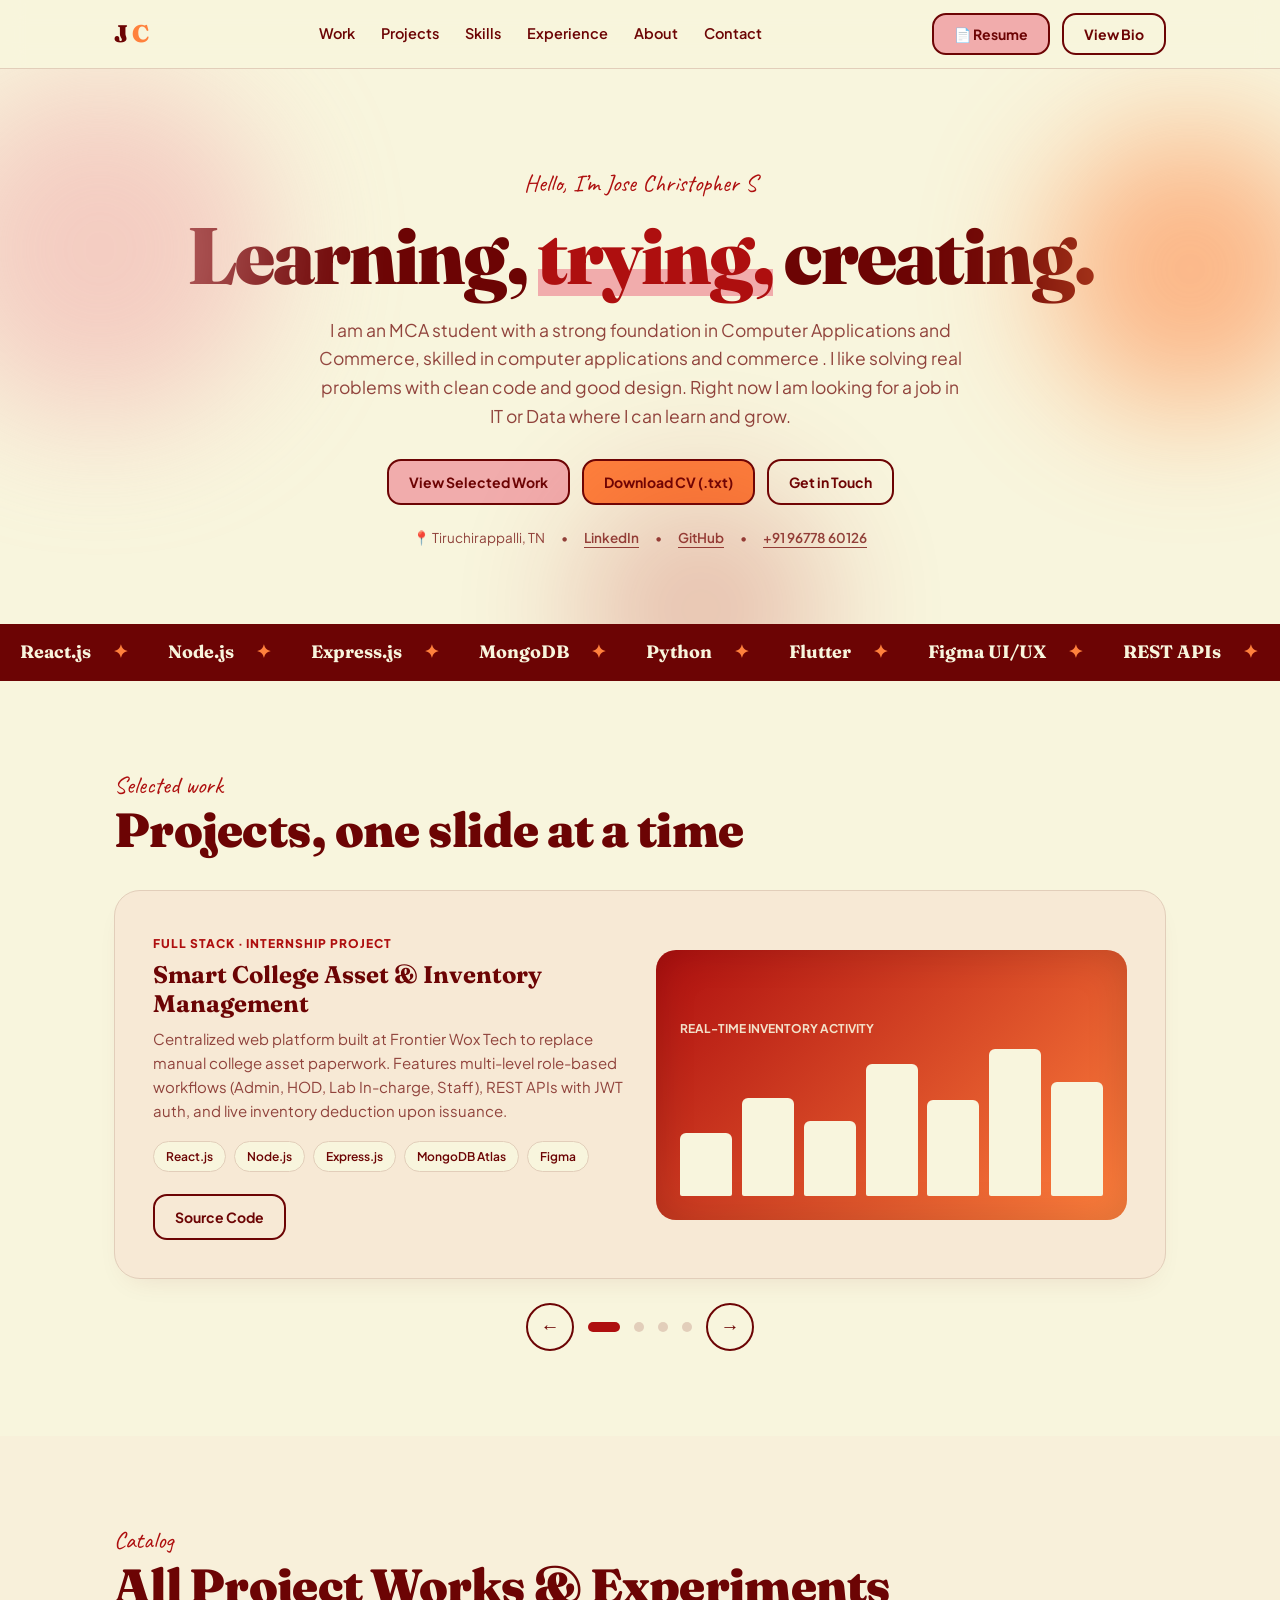
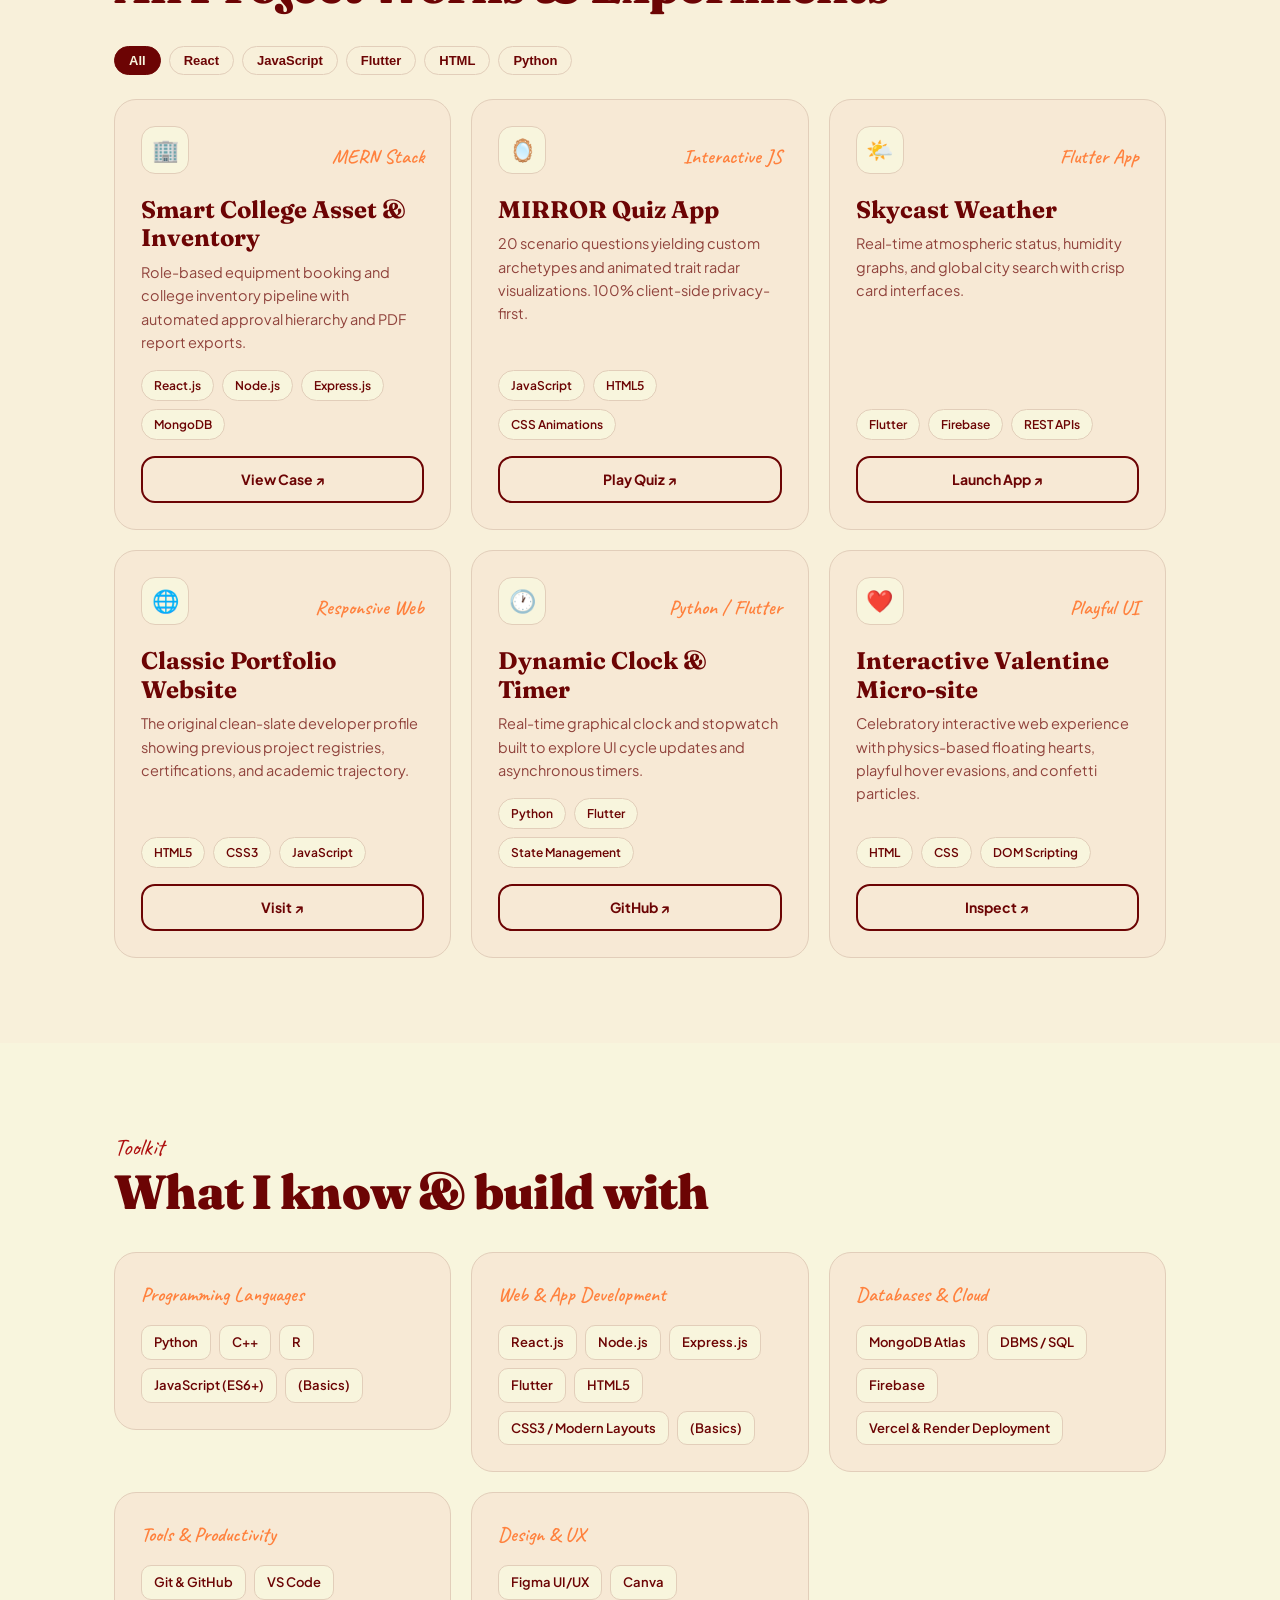
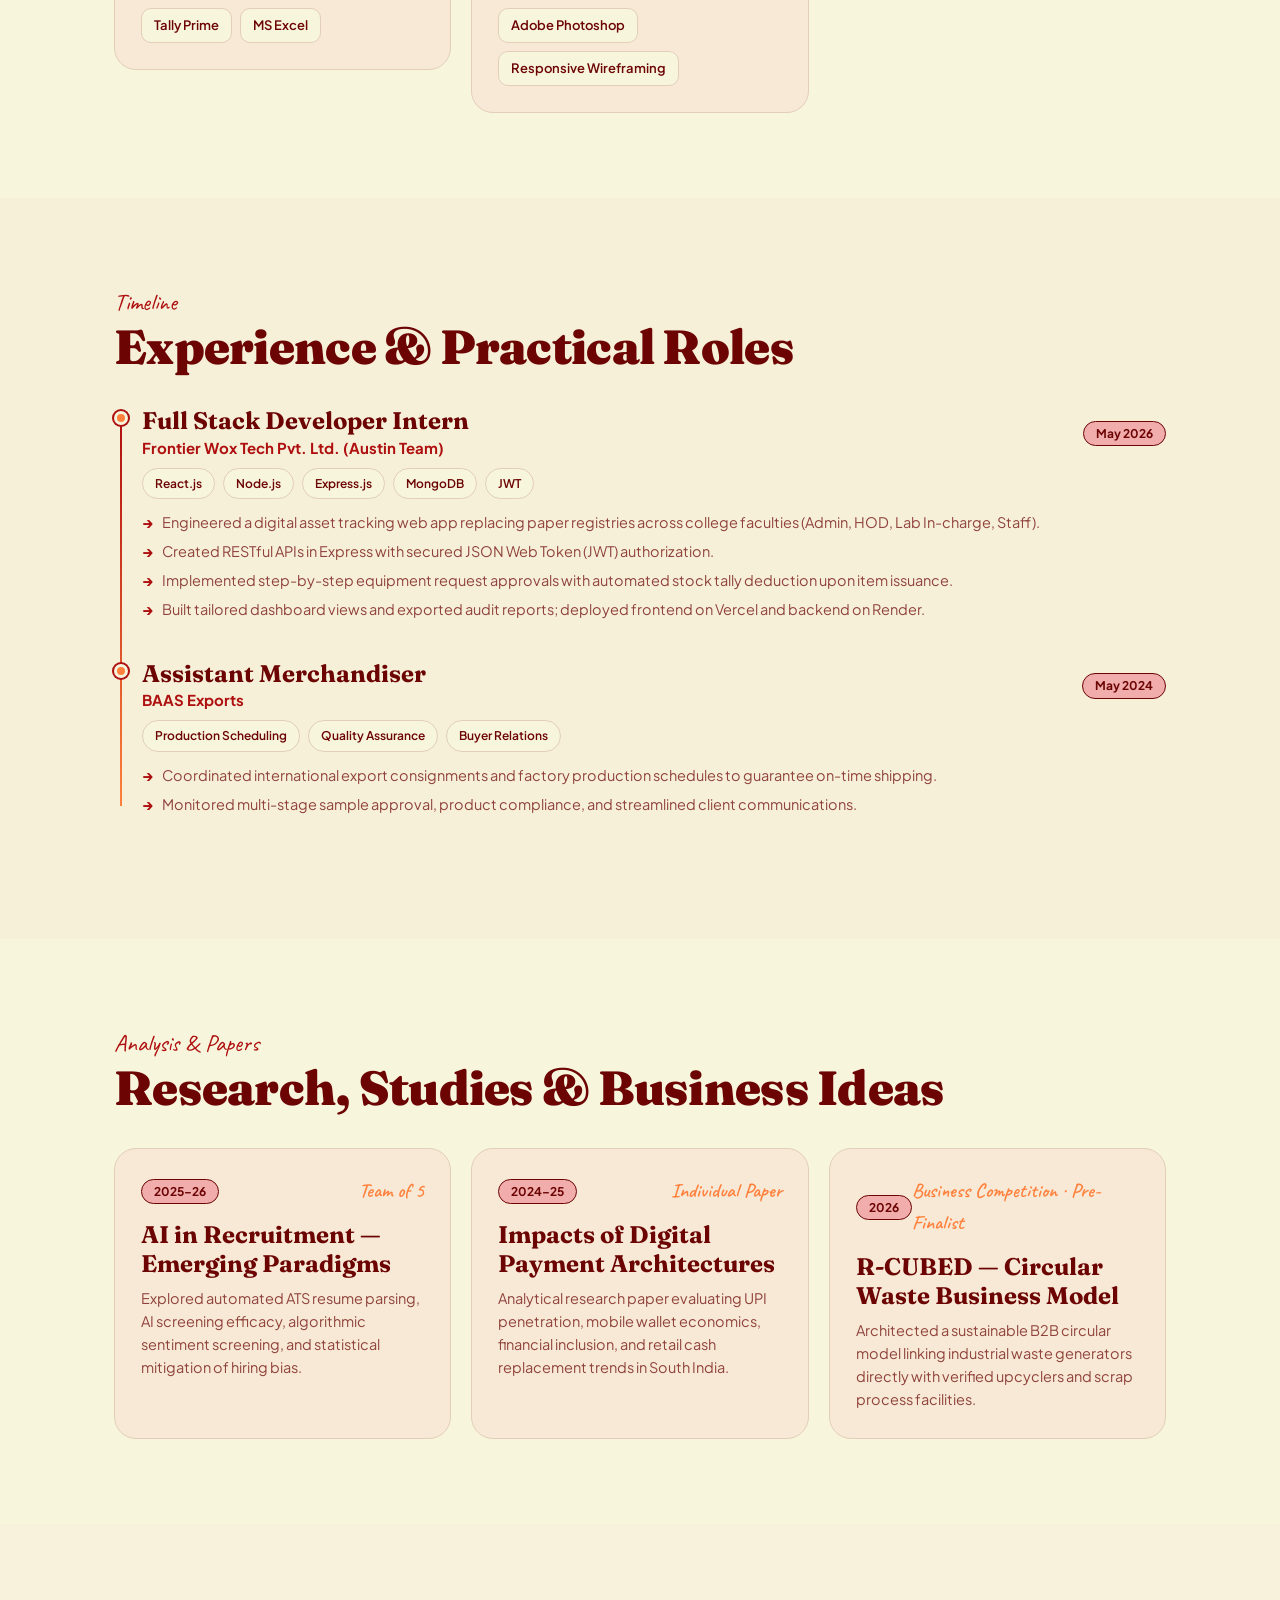
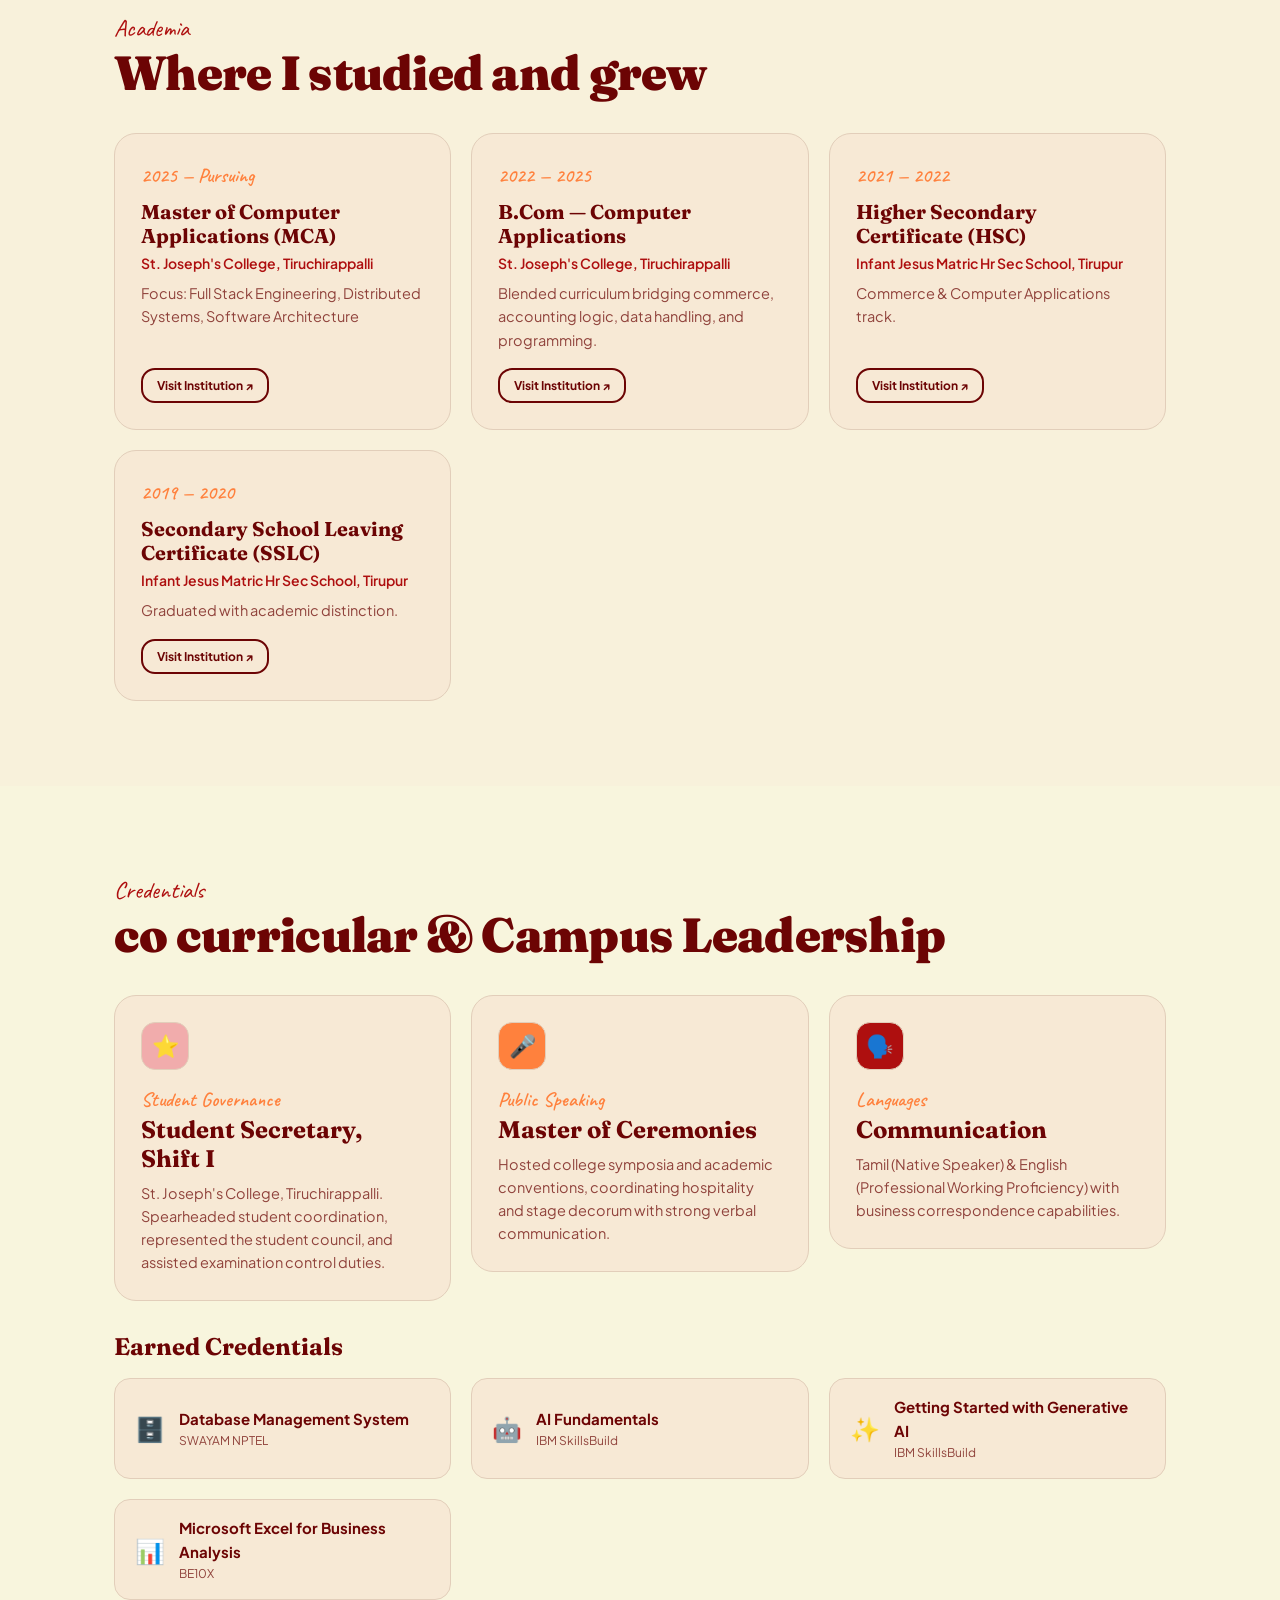
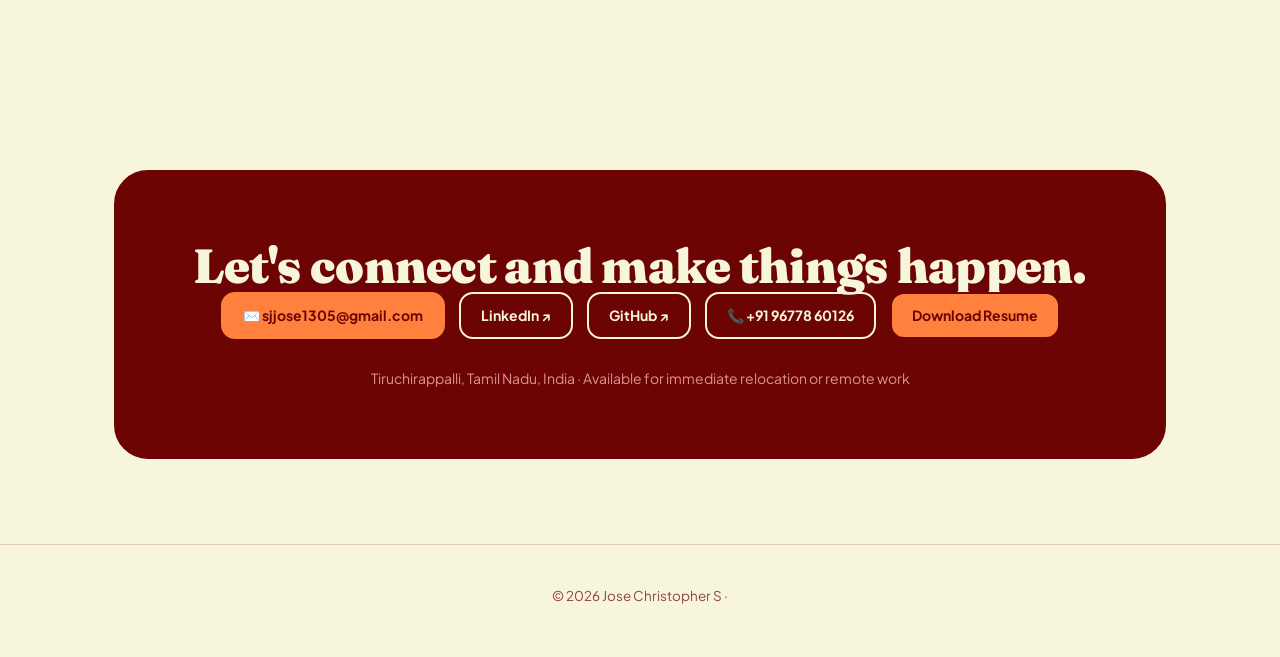
<file: index.html>
<!DOCTYPE html>
<html lang="en">
<head>
<meta charset="UTF-8">
<meta name="viewport" content="width=device-width, initial-scale=1.0">
<title>Jose Christopher S · Portfolio</title>
<link rel="preconnect" href="https://fonts.googleapis.com">
<link rel="preconnect" href="https://fonts.gstatic.com" crossorigin>
<link href="https://fonts.googleapis.com/css2?family=Fraunces:opsz,wght@9..144,500;9..144,700;9..144,900&family=Plus+Jakarta+Sans:wght@400;500;600;700&family=Caveat:wght@600&display=swap" rel="stylesheet">
<link rel="stylesheet" href="style.css">
</head>
<body>
<div class="antigravity-app">

  <!-- Sticky Navigation -->
  <nav>
    <div class="w">
      <div class="nav-inner">
        <a class="logo" href="#top">J<i>C</i></a>

        <div class="nav-links">
          <a href="#work">Work</a>
          <a href="#projects">Projects</a>
          <a href="#skills">Skills</a>
          <a href="#experience">Experience</a>
          <a href="#about">About</a>
          <a href="#contact">Contact</a>
        </div>

        <div class="nav-actions">
          <button class="btn p" id="navResumeBtn" title="Download full Jose Christopher resume">📄 Resume</button>
          <button class="btn g" id="viewBioBtn" title="Quick View Resume">View Bio</button>
          <button class="mobile-toggle" id="mobileToggle" aria-label="Toggle Menu">
            <span></span>
            <span></span>
            <span></span>
          </button>
        </div>
      </div>
    </div>

    <!-- Mobile slide-down menu (filled by script.js) -->
    <div id="mobileNavSlot"></div>
  </nav>

  <!-- Hero Section -->
  <header class="hero" id="top">
    <div class="bl a"></div>
    <div class="bl b"></div>
    <div class="bl c"></div>

    <div class="w">
      <div class="rv">
        <span class="tag-hand">Hello, I’m Jose Christopher S</span>
        <h1>Learning, <em> trying,</em> creating.</h1>
        <p class="lead">I am an MCA student with a strong foundation in Computer Applications and Commerce, skilled in computer applications and commerce . I like solving real problems with clean code and good design. Right now I am looking for a job in IT or Data where I can learn and grow.</p>
        <div class="btns" style="display:flex;gap:12px;justify-content:center;flex-wrap:wrap">
          <a class="btn p" href="#work">View Selected Work</a>
          <button class="btn accent" id="heroCvBtn">Download CV (.txt)</button>
          <a class="btn g" href="#contact">Get in Touch</a>
        </div>

        <div class="hero-socials">
          <span>📍 Tiruchirappalli, TN</span>
          <span>•</span>
          <a href="https://www.linkedin.com/in/jose-christopher1305/" target="_blank" rel="noreferrer">LinkedIn</a>
          <span>•</span>
          <a href="https://github.com/jose-christopher" target="_blank" rel="noreferrer">GitHub</a>
          <span>•</span>
          <a href="tel:+91 96778 60126">+91 96778 60126</a>
        </div>
      </div>
    </div>
  </header>

  <!-- Infinite Marquee Ticker -->
  <div class="mq">
    <div class="mq-track" id="ticker"></div>
  </div>

  <!-- Section 1: Featured Interactive Slider -->
  <section id="work">
    <div class="w">
      <div class="rv">
        <div class="sh">
          <small>Selected work</small>
          <h2>Projects, one slide at a time</h2>
        </div>
      </div>

      <div class="rv">
        <div class="sl">
          <div class="tr" id="slideTrack"></div>
        </div>
        <div class="ctl" id="slideCtl"></div>
      </div>
    </div>
  </section>

  <!-- Section 2: Complete Projects Catalog -->
  <section id="projects" style="background:color-mix(in srgb, var(--card) 40%, var(--bg))">
    <div class="w">
      <div class="rv">
        <div class="sh">
          <small>Catalog</small>
          <h2>All Project Works &amp; Experiments</h2>
        </div>
        <div class="filter-row" id="filterRow"></div>
      </div>

      <div class="g3" id="projectsGrid"></div>
    </div>
  </section>

  <!-- Section 3: Technical Skills Matrix -->
  <section id="skills">
    <div class="w">
      <div class="rv">
        <div class="sh">
          <small>Toolkit</small>
          <h2>What I know &amp; build with</h2>
        </div>
      </div>
      <div class="g3" id="skillsGrid"></div>
    </div>
  </section>

  <!-- Section 4: Work Experience & Internships -->
  <section id="experience" style="background:color-mix(in srgb, var(--card) 45%, var(--bg))">
    <div class="w">
      <div class="rv">
        <div class="sh">
          <small>Timeline</small>
          <h2>Experience &amp; Practical Roles</h2>
        </div>
      </div>
      <div class="timeline" id="timeline"></div>
    </div>
  </section>

  <!-- Section 5: Research & Innovation -->
  <section id="research">
    <div class="w">
      <div class="rv">
        <div class="sh">
          <small>Analysis &amp; Papers</small>
          <h2>Research, Studies &amp; Business Ideas</h2>
        </div>
      </div>
      <div class="g3" id="researchGrid"></div>
    </div>
  </section>

  <!-- Section 6: Education & Background -->
  <section id="education" style="background:color-mix(in srgb, var(--card) 30%, var(--bg))">
    <div class="w">
      <div class="rv">
        <div class="sh">
          <small>Academia</small>
          <h2>Where I studied and grew</h2>
        </div>
      </div>
      <div class="g3" id="educationGrid"></div>
    </div>
  </section>

  <!-- Section 7: Certifications & Leadership -->
  <section id="about">
    <div class="w">
      <div class="rv">
        <div class="sh">
          <small>Credentials</small>
          <h2> co curricular &amp; Campus Leadership</h2>
        </div>
      </div>

      <div class="g3" style="margin-bottom:32px">
        <div class="rv">
          <div class="cd">
            <div class="dot-badge" style="background:var(--pink)">⭐</div>
            <span class="y">Student Governance</span>
            <h3>Student Secretary, Shift I</h3>
            <p>St. Joseph's College, Tiruchirappalli. Spearheaded student coordination, represented the student council, and assisted examination control duties.</p>
          </div>
        </div>

        <div class="rv">
          <div class="cd">
            <div class="dot-badge" style="background:var(--org)">🎤</div>
            <span class="y">Public Speaking</span>
            <h3>Master of Ceremonies</h3>
            <p>Hosted college symposia and academic conventions, coordinating hospitality and stage decorum with strong verbal communication.</p>
          </div>
        </div>

        <div class="rv">
          <div class="cd">
            <div class="dot-badge" style="background:var(--red);color:var(--bg)">🗣️</div>
            <span class="y">Languages</span>
            <h3>Communication</h3>
            <p>Tamil (Native Speaker) &amp; English (Professional Working Proficiency) with business correspondence capabilities.</p>
          </div>
        </div>
      </div>

      <div class="rv">
        <h3 style="margin-bottom:16px">Earned Credentials</h3>
        <div class="g3" id="certGrid"></div>
      </div>
    </div>
  </section>

  <!-- Section 8: Contact & Call to Action -->
  <section id="contact">
    <div class="w">
      <div class="rv">
        <div class="ct">
          <h2>Let's connect and make things happen.</h2>
          <div class="btns" style="display:flex;gap:14px;justify-content:center;flex-wrap:wrap">
            <a class="btn p" href="mailto:sjjose1305@gmail.com">✉️ sjjose1305@gmail.com</a>
            <a class="btn g" href="https://www.linkedin.com/in/jose-christopher1305/" target="_blank" rel="noreferrer">LinkedIn ↗</a>
            <a class="btn g" href="https://github.com/jose-christopher" target="_blank" rel="noreferrer">GitHub ↗</a>
            <a class="btn g" href="tel:+91 96778 60126">📞 +91 96778 60126</a>
            <button class="btn accent" id="contactResumeBtn">Download Resume</button>
          </div>

          <div style="margin-top:28px;font-size:14px;color:var(--pink);opacity:.85">
            Tiruchirappalli, Tamil Nadu, India · Available for immediate relocation or remote work
          </div>
        </div>
      </div>
    </div>
  </section>

  <!-- Footer -->
  <footer>
    <div class="w">
      <p>© 2026 Jose Christopher S · </p>
    </div>
  </footer>

  <!-- Bio / Printable Resume Modal (filled by script.js) -->
  <div id="modalSlot"></div>
</div>

<script src="script.js"></script>
</body>
</html>
</file>
<file: style.css>
/* Exact Palette: Text #6C0404, Bg #F8F5DD, Primary #F1ACAC, Secondary #AE0F0F, Accent #FF813D */
:root{color-scheme:light;--bg:#F8F5DD;--ink:#6C0404;--red:#AE0F0F;--org:#FF813D;--pink:#F1ACAC;--card:color-mix(in srgb,#F1ACAC 16%,#F8F5DD);--card-hover:color-mix(in srgb,#F1ACAC 28%,#F8F5DD);--soft:color-mix(in srgb,#6C0404 74%,#F8F5DD);--ln:color-mix(in srgb,#6C0404 16%,#F8F5DD);--fh:'Fraunces',serif;--fb:'Plus Jakarta Sans',sans-serif;--fa:'Caveat',cursive}
*{box-sizing:border-box;margin:0;padding:0}
html{scroll-behavior:smooth;scroll-padding-top:80px}
body{background-color:var(--bg);color:var(--ink);font-family:var(--fb);line-height:1.6;overflow-x:hidden;-webkit-font-smoothing:antialiased}
.w{max-width:1100px;margin:0 auto;padding:0 24px}
a{color:inherit;text-decoration:none}

/* Top sticky Navigation */
nav{position:sticky;top:0;z-index:90;background:color-mix(in srgb,var(--bg) 86%,transparent);backdrop-filter:blur(12px);-webkit-backdrop-filter:blur(12px);border-bottom:1px solid var(--ln)}
nav .nav-inner{display:flex;align-items:center;justify-content:space-between;height:68px}
.logo{font-family:var(--fh);font-weight:900;font-size:24px;letter-spacing:-0.02em;display:flex;align-items:center;gap:4px}
.logo i{color:var(--org);font-style:normal}
.nav-links{display:flex;gap:26px;font-size:14.5px;font-weight:600}
.nav-links a{position:relative;transition:color .2s}
.nav-links a:hover{color:var(--red)}
.nav-actions{display:flex;align-items:center;gap:12px}

/* Buttons */
.btn{display:inline-flex;align-items:center;justify-content:center;gap:8px;padding:10px 20px;border-radius:14px;font-weight:700;font-size:14px;border:2px solid var(--ink);cursor:pointer;transition:all .25s cubic-bezier(.2,0,0,1);font-family:var(--fb);text-decoration:none;background:transparent}
.btn.p{background:var(--pink);color:var(--ink)}
.btn.p:hover{transform:translateY(-3px);background:var(--org);box-shadow:0 10px 22px -8px var(--red)}
.btn.g{background:transparent;color:var(--ink)}
.btn.g:hover{background:var(--ink);color:var(--bg);transform:translateY(-2px)}
.btn.accent{background:var(--org);color:var(--ink);border-color:var(--ink)}
.btn.accent:hover{background:var(--red);color:var(--bg)}

/* Mobile Hamburger */
.mobile-toggle{display:none;flex-direction:column;gap:5px;background:none;border:none;cursor:pointer;padding:6px}
.mobile-toggle span{width:24px;height:2.5px;background:var(--ink);border-radius:4px;transition:.2s}

/* Hero Section */
.hero{position:relative;text-align:center;padding:95px 0 75px;overflow:hidden}
.bl{position:absolute;border-radius:50%;filter:blur(65px);opacity:.55;animation:fl 10s ease-in-out infinite;pointer-events:none}
.bl.a{width:340px;height:340px;background:var(--pink);left:-70px;top:10px}
.bl.b{width:280px;height:280px;background:var(--org);right:-50px;top:60px;animation-delay:-3.5s}
.bl.c{width:250px;height:250px;background:var(--red);left:45%;bottom:-110px;opacity:.22;animation-delay:-6.5s}
@keyframes fl{0%,100%{transform:translate(0,0) scale(1)}50%{transform:translate(32px,-24px) scale(1.09)}}
.tag-hand{font-family:var(--fa);font-size:24px;color:var(--red);display:inline-block;margin-bottom:6px}
h1{font-family:var(--fh);font-weight:900;font-size:clamp(38px,7.5vw,80px);line-height:1.04;margin:6px 0 18px;letter-spacing:-0.025em}
h1 em{font-style:normal;color:var(--red);background:linear-gradient(transparent 64%,var(--pink) 64% 92%,transparent 92%)}
.lead{max-width:650px;margin:0 auto 28px;color:var(--soft);font-size:17.5px;line-height:1.65}
.hero-socials{display:flex;align-items:center;justify-content:center;gap:16px;margin-top:22px;font-size:13.5px;color:var(--soft)}
.hero-socials a{text-decoration:underline;text-underline-offset:4px;font-weight:600}
.hero-socials a:hover{color:var(--red)}

/* Marquee Ticker */
.mq{border-block:2px solid var(--ink);background:var(--ink);color:var(--bg);overflow:hidden;white-space:nowrap;padding:12px 0;position:relative}
.mq-track{display:inline-block;animation:marquee 24s linear infinite;font-family:var(--fh);font-size:18px;font-weight:700}
.mq-item{margin:0 20px}
.mq-item span.accent-star{color:var(--org);margin-left:18px}
@keyframes marquee{from{transform:translateX(0)}to{transform:translateX(-50%)}}

/* Section Global */
section{padding:85px 0}
.sh{margin-bottom:34px}
.sh small{font-family:var(--fa);font-size:24px;color:var(--red);display:block}
h2{font-family:var(--fh);font-weight:900;font-size:clamp(30px,4.8vw,48px);line-height:1.08;letter-spacing:-0.015em}
h3{font-family:var(--fh);font-size:24px;margin:0 0 8px;line-height:1.2}

/* Featured Slider */
.sl{overflow:hidden;border-radius:26px;border:1px solid var(--ln);background:var(--card);box-shadow:0 12px 30px -15px rgba(108,4,4,.12)}
.tr{display:flex;transition:transform .65s cubic-bezier(.7,0,.2,1)}
.sd{min-width:100%;display:grid;grid-template-columns:1fr 1fr;gap:32px;padding:38px;box-sizing:border-box;align-items:center}
.sd .tg{display:inline-block;font-size:12px;font-weight:800;letter-spacing:.08em;text-transform:uppercase;color:var(--red);margin-bottom:8px}
.sd p{color:var(--soft);margin:0 0 18px;font-size:15px;line-height:1.6}
.ch{display:flex;flex-wrap:wrap;gap:8px;margin-bottom:22px}
.ch b{font-weight:600;font-size:12px;border:1px solid var(--ln);border-radius:999px;padding:5px 12px;background:var(--bg);color:var(--ink)}
.slide-links{display:flex;gap:12px}

/* Graphic Card Previews inside Slider */
.vis{border-radius:20px;min-height:270px;padding:24px;display:flex;flex-direction:column;justify-content:flex-end;background:linear-gradient(135deg,var(--red),var(--org));color:var(--bg);overflow:hidden;position:relative;box-shadow:inset 0 0 40px rgba(0,0,0,.15)}
.vis.v2{background:linear-gradient(135deg,var(--pink),var(--org))}
.vis.v3{background:linear-gradient(135deg,var(--ink),var(--red))}
.vis.v4{background:linear-gradient(135deg,#7C1D1D,var(--org))}
.bars{display:flex;align-items:flex-end;gap:10px;height:150px}
.bars i{flex:1;background:var(--bg);border-radius:6px 6px 2px 2px;animation:gr 1.2s ease both}
@keyframes gr{from{transform:scaleY(.08);transform-origin:bottom}to{transform:scaleY(1);transform-origin:bottom}}
.quiz-op{background:var(--bg);color:var(--ink);border-radius:12px;padding:12px 16px;margin-top:10px;font-size:13.5px;font-weight:600;box-shadow:0 4px 10px rgba(0,0,0,.06)}
.quiz-op.selected{background:var(--ink);color:var(--bg)}
.weather-card-preview{background:rgba(255,255,255,.18);backdrop-filter:blur(10px);border-radius:16px;padding:18px;border:1px solid rgba(255,255,255,.35)}
.weather-card-preview .temp{font-size:42px;font-family:var(--fh);font-weight:900;line-height:1}
.ln-bar{height:10px;border-radius:6px;background:var(--bg);opacity:.85;margin-top:10px}

/* Controls */
.ctl{display:flex;align-items:center;justify-content:center;gap:14px;margin-top:24px}
.ctl button.arrow{width:48px;height:48px;border-radius:50%;border:2px solid var(--ink);background:none;color:var(--ink);font-size:19px;cursor:pointer;transition:.2s;display:grid;place-items:center}
.ctl button.arrow:hover{background:var(--ink);color:var(--bg);transform:scale(1.05)}
.dt{width:10px;height:10px;border-radius:50%;background:var(--ln);border:0;cursor:pointer;padding:0;transition:all .3s}
.dt.on{width:32px;border-radius:6px;background:var(--red)}

/* Grid Cards */
.g3{display:grid;grid-template-columns:repeat(auto-fit,minmax(280px,1fr));gap:20px}
.cd{background:var(--card);border:1px solid var(--ln);border-radius:22px;padding:26px;transition:all .3s;display:flex;flex-direction:column;position:relative}
.cd:hover{transform:translateY(-6px);box-shadow:0 20px 36px -18px rgba(174,15,15,.25);border-color:var(--red)}
.cd .y{font-family:var(--fa);font-size:20px;color:var(--org);font-weight:600}
.cd p{margin:0;color:var(--soft);font-size:14.5px}
.dot-badge{width:48px;height:48px;border-radius:14px;display:grid;place-items:center;font-size:22px;margin-bottom:14px;border:1px solid var(--ln)}

/* Projects filter pills */
.filter-row{display:flex;flex-wrap:wrap;gap:8px;margin-bottom:24px}
.filter-btn{background:transparent;border:1.5px solid var(--ln);padding:6px 14px;border-radius:999px;font-size:13px;font-weight:600;cursor:pointer;color:var(--ink);transition:.2s}
.filter-btn.active,.filter-btn:hover{background:var(--ink);color:var(--bg);border-color:var(--ink)}

/* Timeline */
.timeline{position:relative;padding-left:28px}
.timeline::before{content:'';position:absolute;left:6px;top:10px;bottom:10px;width:2px;background:linear-gradient(to bottom,var(--red),var(--org))}
.timeline-item{position:relative;margin-bottom:38px}
.timeline-bullet{position:absolute;left:-28px;top:4px;width:14px;height:14px;border-radius:50%;background:var(--org);border:3px solid var(--bg);box-shadow:0 0 0 2px var(--red)}
.timeline-header{display:flex;align-items:center;justify-content:space-between;flex-wrap:wrap;gap:8px;margin-bottom:6px}
.period-pill{background:var(--pink);color:var(--ink);border:1px solid var(--ink);font-size:12px;font-weight:700;padding:2px 12px;border-radius:999px}
.timeline-points{list-style:none;margin-top:10px}
.timeline-points li{position:relative;padding-left:20px;margin-bottom:6px;color:var(--soft);font-size:14.5px}
.timeline-points li::before{content:'→';position:absolute;left:0;color:var(--red);font-weight:800}

/* Call to Action Container */
.ct{text-align:center;background:var(--ink);color:var(--bg);border-radius:34px;padding:68px 28px;position:relative;overflow:hidden;border:2px solid var(--ink)}
.ct h2{color:var(--bg)}
.ct p{color:var(--pink);margin:14px auto 28px;max-width:520px;font-size:16px}
.ct .btn.p{background:var(--org);border-color:var(--org);color:var(--ink)}
.ct .btn.p:hover{background:var(--pink);border-color:var(--pink)}
.ct .btn.g{border-color:var(--bg);color:var(--bg)}
.ct .btn.g:hover{background:var(--bg);color:var(--ink)}

/* Footer */
footer{text-align:center;padding:40px 0 50px;color:var(--soft);font-size:13.5px;border-top:1px solid var(--ln)}

/* Reveal animations */
.rv{opacity:0;transform:translateY(26px);transition:opacity .7s cubic-bezier(.2,0,0,1),transform .7s cubic-bezier(.2,0,0,1)}
.rv.in{opacity:1;transform:none}

/* Resume Modal */
.modal-overlay{position:fixed;top:0;left:0;right:0;bottom:0;background:rgba(108,4,4,.45);backdrop-filter:blur(6px);z-index:999;display:grid;place-items:center;padding:20px}
.modal-card{background:var(--bg);color:var(--ink);max-width:680px;width:100%;border:2px solid var(--ink);border-radius:24px;padding:30px;max-height:85vh;overflow-y:auto;box-shadow:0 25px 50px -12px rgba(108,4,4,.35)}
.modal-header{display:flex;align-items:center;justify-content:space-between;border-bottom:1px solid var(--ln);padding-bottom:14px;margin-bottom:18px}
.close-btn{background:none;border:1px solid var(--ink);border-radius:50%;width:34px;height:34px;cursor:pointer;font-size:18px;display:grid;place-items:center;color:var(--ink)}
.close-btn:hover{background:var(--ink);color:var(--bg)}

/* Media Queries for responsive screens */
@media (max-width:860px){
  .nav-links{display:none}
  .mobile-toggle{display:flex}
  .mobile-nav-panel{position:fixed;top:68px;left:0;right:0;background:var(--bg);border-bottom:2px solid var(--ink);padding:24px;display:flex;flex-direction:column;gap:16px;box-shadow:0 10px 24px rgba(0,0,0,.1);z-index:89}
  .mobile-nav-panel a{font-size:17px;font-weight:700;padding:8px 0;border-bottom:1px solid var(--ln)}
  .sd{grid-template-columns:1fr;padding:24px;gap:24px}
  section{padding:56px 0}
}
@media (max-width:520px){
  h1{font-size:34px}
  .btns{flex-direction:column;width:100%}
  .btns .btn{width:100%}
  .slide-links{flex-direction:column}
  .ctl button.arrow{width:40px;height:40px}
}
@media (prefers-reduced-motion:reduce){
  *{animation:none!important;transition:none!important}
  .rv{opacity:1;transform:none}
}
</file>
